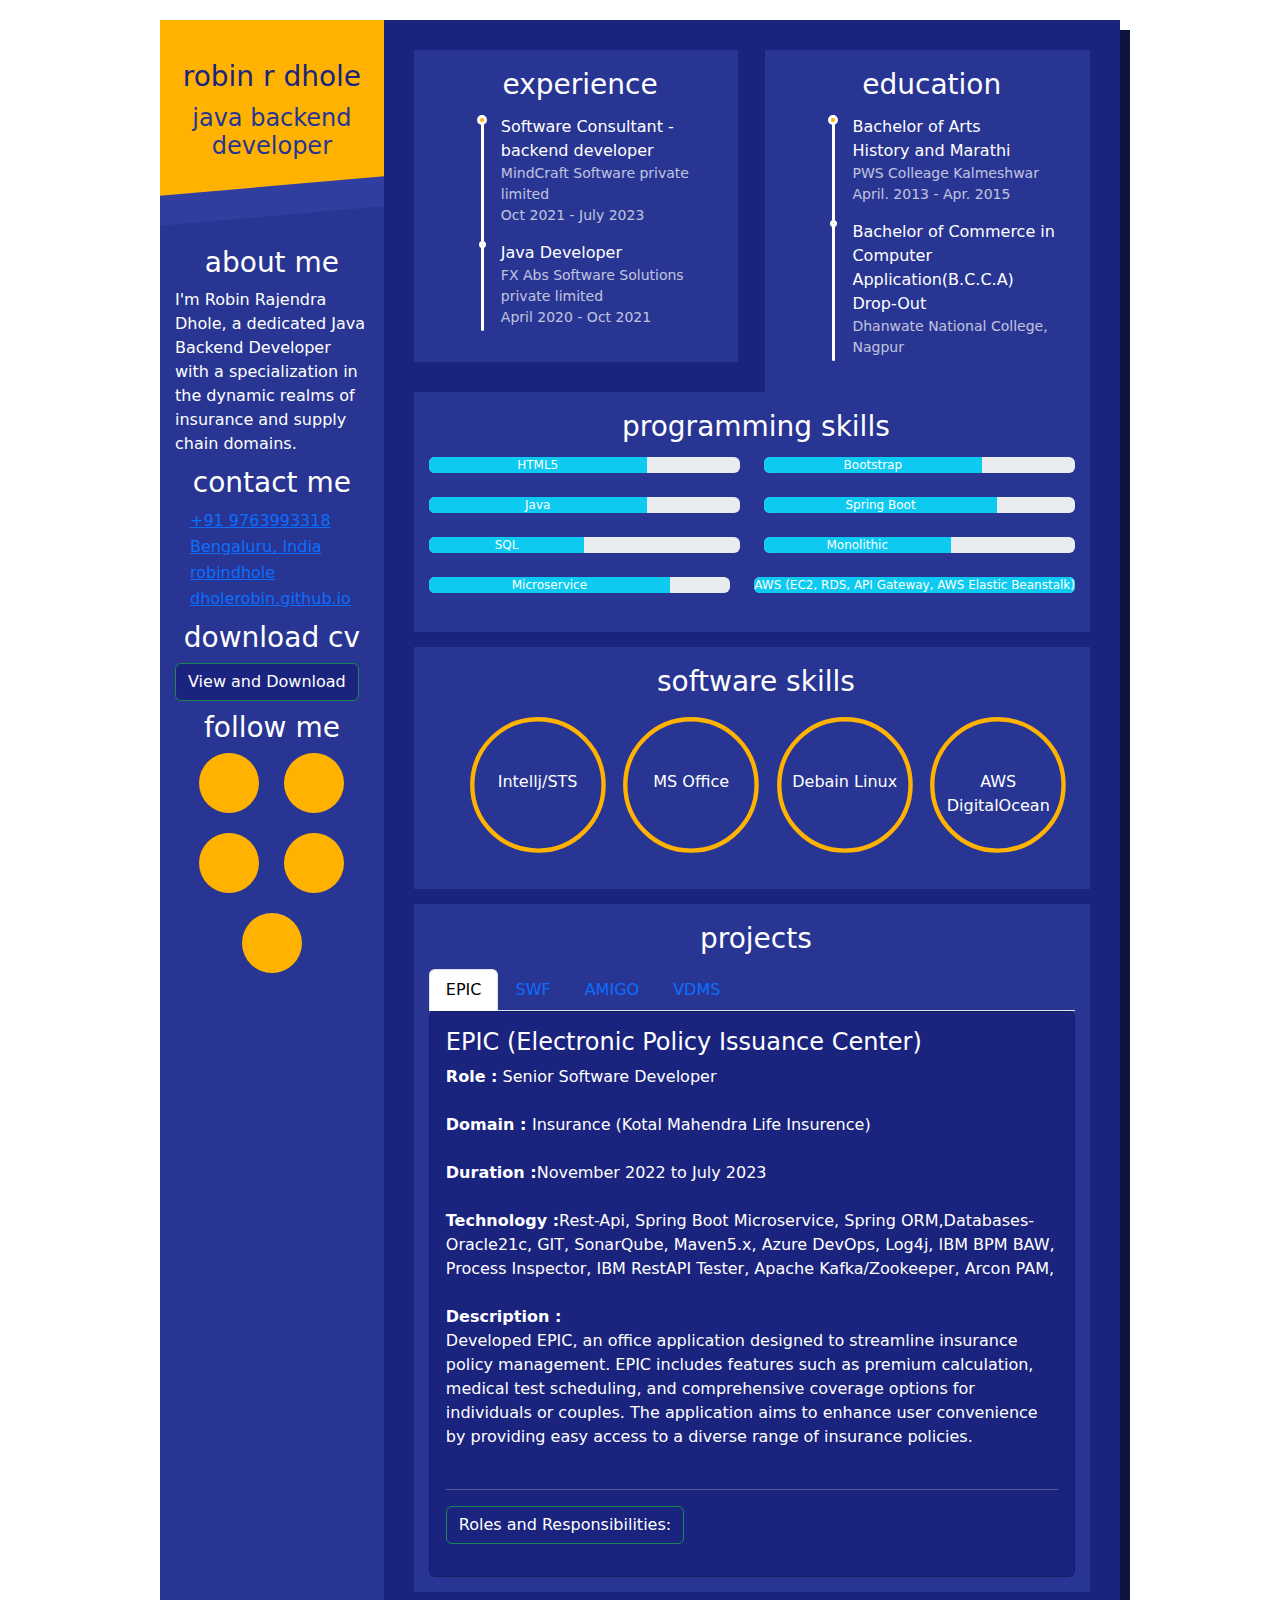
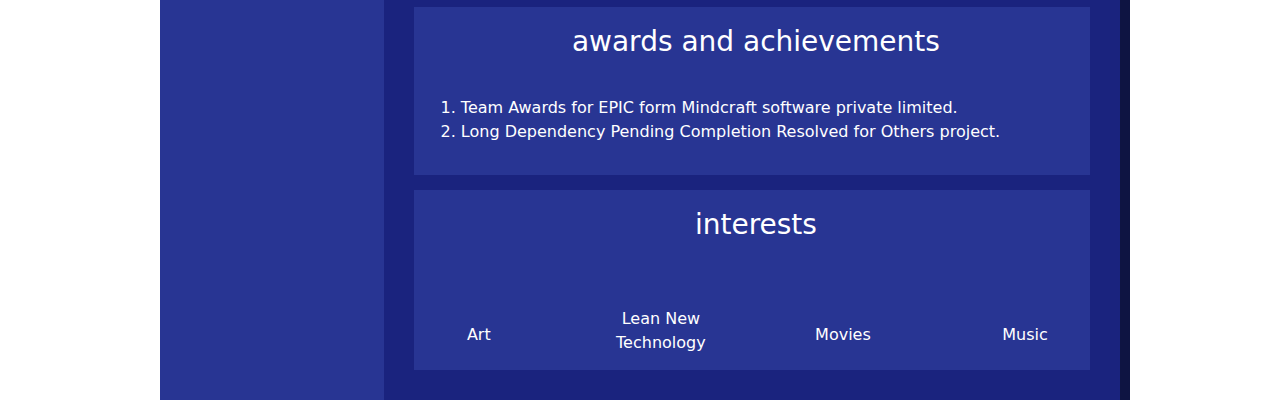
<file: index.html>
<!DOCTYPE html>
<html lang="en">
	<head>
      <meta charset="UTF-8">
      <meta name="viewport"
            content="width=device-width, user-scalable=no, initial-scale=1.0, maximum-scale=1.0, minimum-scale=1.0">
      <meta http-equiv="X-UA-Compatible" content="ie=edge">
		<link rel="stylesheet" href="style.css">
		<meta name="viewport" content="width=device-width, initial-scale=1">
      	<link rel="stylesheet" href="https://use.fontawesome.com/releases/v5.1.0/css/all.css" integrity="sha384-lKuwvrZot6UHsBSfcMvOkWwlCMgc0TaWr+30HWe3a4ltaBwTZhyTEggF5tJv8tbt" crossorigin="anonymous" />
      <link href="https://cdn.jsdelivr.net/npm/bootstrap@5.3.3/dist/css/bootstrap.min.css" rel="stylesheet" integrity="sha384-QWTKZyjpPEjISv5WaRU9OFeRpok6YctnYmDr5pNlyT2bRjXh0JMhjY6hW+ALEwIH" crossorigin="anonymous">
		<title> ROBIN R DHOLE | Java Developer </title>
	</head> 
	<body>
		<div class="resume">
  <div class="base">
    <div class="profile">
      <div class="photo">
        <!--<img src="" /> -->
        <i class="fas fa-rocket"></i>
      </div>
      <div class="info">
        <h1 class="name">Robin R Dhole</h1>
        <h2 class="job">Java Backend Developer</h2>
      </div>
    </div>
    <div class="about">
      <h3>About Me</h3>
		I'm Robin Rajendra Dhole, a dedicated Java Backend Developer with a specialization in the dynamic realms of insurance and supply chain domains.
    </div>
    <div class="contact">
      <h3>Contact Me</h3>
      <div class="call"><a href="tel:09763993318"><i class="fas fa-phone"></i><span>+91 9763993318</span></a></div>
      <div class="address"><a href="https://maps.app.goo.gl/j5LwGRftDuD9UtnUA"><i class="fas fa-map-marker"></i><span>Bengaluru, India</span></a></div>
      <div class="email"><a href="mailto:robindhole2990.rd@gmail.com"><i class="fas fa-envelope"></i><span>robindhole</span></a></div>
      <div class="website"><a href="http://dholerobin.github.io" target="_blank"> <i class="fas fa-home"></i><span>dholerobin.github.io</span></a></div>

    </div>
    <div class="contact">
      <h3>Download CV</h3>
      <a href="resume.html" class="btn btn-success" tabindex="-1" role="button" aria-disabled="true">View and Download</a>
    </div>
    <div class="follow">
      <h3>Follow Me</h3>
      <div class="box">
        <a href="https://www.facebook.com/profile.php?id=100088245807164" target="_blank"><i class="fab fa-facebook"></i></a>
        <a href="https://www.instagram.com/robindhole/" target="_blank"><i class="fab fa-instagram "></i></a>
     <!--  <a href="https://www.pinterest.com/astronaomical/" target="_blank"><i class="fab fa-pinterest"></i></a>-->
        <a href="https://in.linkedin.com/in/robin-dhole" target="_blank"><i class="fab fa-linkedin"></i></a>
         <a href="https://github.com/robindhole" target="_blank"><i class="fab fa-github"></i></a>
         <a href="https://github.com/dholerobin" target="_blank"><i class="fab fa-github"></i></a>
        <!--      <a href="https://www.behance.net/astronaomical" target="_blank"><i class="fab fa-behance"></i></a>-->
      </div>
    </div>
  </div>
  <div class="func">
    <div class="work">
      <h3><i class="fa fa-briefcase"></i>Experience</h3>
      <ul>
        <li><span>Software Consultant -<br>backend developer</span><small>MindCraft Software private limited</small><small>Oct 2021 - July 2023</small></li>
        <li><span>Java Developer</span><small>FX Abs Software Solutions private limited</small><small>April 2020 - Oct 2021</small></li>
      </ul>
    </div>
    <div class="edu">
      <h3><i class="fa fa-graduation-cap"></i>Education</h3>
      <ul>
        <li><span>Bachelor of Arts<br>History and Marathi</span><small>PWS Colleage Kalmeshwar</small><small>April. 2013 - Apr. 2015</small></li>
        <li><span>Bachelor of Commerce in Computer Application(B.C.C.A) <br>Drop-Out</span><small>Dhanwate National College, Nagpur</small><small></small></li>

      </ul>
    </div>
    <div class="skills-prog">
      <h3><i class="fas fa-code"></i>Programming Skills</h3>
      <div class="row align-items-start">
        <div class="col">
          <div class="progress">
            <div class="progress-bar bg-info" role="progressbar" style="width: 70%" aria-valuenow="50" aria-valuemin="0" aria-valuemax="100">HTML5</div>
          </div>
        </div>
        <div class="col">
          <div class="progress">
            <div class="progress-bar bg-info" role="progressbar" style="width: 70%" aria-valuenow="50" aria-valuemin="0" aria-valuemax="100">Bootstrap</div>
          </div>
        </div>
      </div>
      <br />
      <div class="row align-items-start">
        <div class="col">
          <div class="progress">
            <div class="progress-bar bg-info" role="progressbar" style="width: 70%" aria-valuenow="50" aria-valuemin="0" aria-valuemax="100">Java</div>
          </div>
        </div>
        <div class="col">
          <div class="progress">
            <div class="progress-bar bg-info" role="progressbar" style="width: 75%" aria-valuenow="50" aria-valuemin="0" aria-valuemax="100">Spring Boot</div>
          </div>
        </div>
      </div>
      <br />
      <div class="row align-items-start">
        <div class="col">
          <div class="progress">
            <div class="progress-bar bg-info" role="progressbar" style="width: 50%" aria-valuenow="50" aria-valuemin="0" aria-valuemax="100">SQL</div>
          </div>
        </div>
        <div class="col">
          <div class="progress">
            <div class="progress-bar bg-info" role="progressbar" style="width: 60%" aria-valuenow="50" aria-valuemin="0" aria-valuemax="100">Monolithic</div>
          </div>
        </div>
      </div>
      <br />
      <div class="row align-items-start">
        <div class="col">
          <div class="progress">
            <div class="progress-bar bg-info" role="progressbar" style="width: 80%" aria-valuenow="50" aria-valuemin="0" aria-valuemax="100">Microservice</div>
          </div>
        </div>
        <div class="col">
          <div class="progress">
            <div class="progress-bar bg-info" role="progressbar" style="width: 100%" aria-valuenow="50" aria-valuemin="0" aria-valuemax="100">AWS (EC2, RDS, API Gateway, AWS Elastic Beanstalk)</div>
          </div>
        </div>
      </div>
      <br />

    </div>
    <div class="skills-soft">
      <h3><i class="fas fa-bezier-curve"></i>Software Skills</h3>
      <ul>
        <li data-percent="90">
          <svg viewbox="0 0 100 100">
            <circle cx="50" cy="50" r="45"></circle>
            <circle class="cbar" cx="50" cy="50" r="45"></circle>
          </svg><span>Intellj/STS</span><small></small>
        </li>
        <li data-percent="75">
          <svg viewbox="0 0 100 100">
            <circle cx="50" cy="50" r="45"></circle>
            <circle class="cbar" cx="50" cy="50" r="45"></circle>
          </svg><span>MS Office</span><small></small>
        </li>
        <li data-percent="85">
          <svg viewbox="0 0 100 100">
            <circle cx="50" cy="50" r="45"></circle>
            <circle class="cbar" cx="50" cy="50" r="45"></circle>
          </svg><span>Debain Linux </span><small></small>
        </li>
        <li data-percent="65">
          <svg viewbox="0 0 100 100">
            <circle cx="50" cy="50" r="45"></circle>
            <circle class="cbar" cx="50" cy="50" r="45"></circle>
          </svg><span>AWS <br/>DigitalOcean</span><small></small>
        </li>
      </ul>
    </div>
    <div class="skills-soft">
      <h3><i class="fas fa-bezier-curve"></i>Projects </h3>
      <nav>
        <div class="nav nav-tabs" id="nav-tab" role="tablist">
          <button class="nav-link active" id="nav-epic-tab" data-bs-toggle="tab" data-bs-target="#nav-epic" type="button" role="tab" aria-controls="nav-epic" aria-selected="true">EPIC</button>
          <button class="nav-link" id="nav-swf-tab" data-bs-toggle="tab" data-bs-target="#nav-swf" type="button" role="tab" aria-controls="nav-swf" aria-selected="false">SWF</button>
          <button class="nav-link" id="nav-amigo-tab" data-bs-toggle="tab" data-bs-target="#nav-amigo" type="button" role="tab" aria-controls="nav-amigo" aria-selected="false">AMIGO</button>
          <button class="nav-link" id="nav-vdms-tab" data-bs-toggle="tab" data-bs-target="#nav-vdms" type="button" role="tab" aria-controls="nav-vdms" aria-selected="false">VDMS</button>
        </div>
      </nav>
      <div class="tab-content" id="nav-tabContent">
        <div class="tab-pane fade show active" id="nav-epic" role="tabpanel" aria-labelledby="nav-epic-tab">
          <div class="card card-body ">
          <h4>EPIC (Electronic Policy Issuance Center) </h4>
          <span><strong>Role :</strong> Senior Software Developer</span> <br />
          <span><strong>Domain : </strong>Insurance (Kotal Mahendra Life Insurence)</span> <br />
          <span> <strong>Duration :</strong>November 2022 to July 2023</span> <br />
          <span><strong>Technology :</strong>Rest-Api, Spring Boot Microservice, Spring ORM,Databases-Oracle21c, GIT, SonarQube, Maven5.x, Azure DevOps, Log4j, IBM BPM BAW, Process Inspector, IBM RestAPI Tester, Apache Kafka/Zookeeper, Arcon PAM,</span> <br />
          <span><strong>Description : </strong></span>
          <div class="justify-content-end">Developed EPIC, an office application designed to streamline insurance policy
            management. EPIC includes features such as premium calculation, medical test
            scheduling, and comprehensive coverage options for individuals or couples.
            The application aims to enhance user convenience by providing easy access to
            a diverse range of insurance policies.</div> <br />
          <hr />
          <p class="d-inline-flex gap-1">
            <a class="btn btn-success" data-bs-toggle="collapse" href="#collapseRoleEpic" role="button" aria-expanded="false" aria-controls="collapseExample">
              Roles and Responsibilities:
            </a>
          </p>

          <div class="collapse" id="collapseRoleEpic">
            <div class="card card-body text-bg-success">
              <h4>Roles and Responsibilities: </h4>
              <ol>
                <li>Involved in daily stand-up meetings use to provide proper updates to client.</li>
                <li>Implemented curd operations using micro services also implemented logic according to business requirements.</li>
                <li>Participated in client discussion calls to follow better approach for service design.</li>
                <li>Use to test and deploy the services on Azure DevOps Pipeline for specific environment.</li>
                <li>Wrote Integration and Junit test cases to improve code quality and coverage.</li>
                <li>Work on Sql quires to fetch data from client transactional database.</li>
                <li>Resolved the tickets which we have assigned by manager in UAT environment.</li>
              </ol>
            </div>
          </div>
        </div>
        </div>
             <div class="tab-pane fade" id="nav-swf" role="tabpanel" aria-labelledby="nav-swf-tab">
          <div class="card card-body ">
            <h4>SWF (Simple Web Form) </h4>
            <span><strong>Role :</strong> Senior Software Developer</span> <br />
            <span><strong>Domain : </strong>Insurance (Kotal Mahendra Life Insurence)</span> <br />
            <span> <strong>Duration :</strong>August 2022 to November 2022</span> <br />
            <span><strong>Technology :</strong>Springboot Microservices, Databases- Oracle 21c, Spring data JPA, Azure DevOps pipeline CI/CD, Deployments - Docker , Swagger-UI, Oracle SQL Developer, Oracle-Sql, Maven , log4j, SonarQube, Sonarlint, Junit5.x etc.</span> <br />
            <span><strong>Description : </strong></span>
            <div class="justify-content-end">Our web form streamlines insurance policy tasks. Users request claims,
              financial documents, service updates, and personal detail changes. Queries
              are sent to the EPIC System for validation. Once verified, EPIC updates the
              policy.</div> <br />
            <p class="d-inline-flex gap-1">
              <a class="btn btn-success" data-bs-toggle="collapse" href="#collapseSWFRoleDetails" role="button" aria-expanded="false" aria-controls="collapseExample">
                Roles and Responsibilities:
              </a>
            </p>
            <div class="collapse" id="collapseSWFRoleDetails">
              <div class="card card-body text-bg-success">
                <h4>Roles and Responsibilities: </h4>
                <ol>
                  <li>Involved in analysis of feasibility and possibilities of those requirement of BAU’S.</li>
                  <li>Involved in writing complex looping logics with team collections of java fetching desired basedon
                    input request JSON’S.</li>
                  <li>Wrote unit testing as well integration testing using Junit for the source code.</li>
                  <li>Participated in daily scrum meeting for updates and ETA.</li>
                  <li>Participated in client retrospective calls to correct the functionality of system.</li>
                  <li>Work on Oracle quires to fetch data from client transactional database.</li>
                </ol>
              </div>
            </div>
          </div>
        </div>
        <div class="tab-pane fade" id="nav-amigo" role="tabpanel" aria-labelledby="nav-amigo-tab">
          <div class="card card-body ">
            <h4>Amigo</h4>
            <span><strong>Role :</strong> Senior Software Developer</span> <br />
            <span><strong>Domain : </strong>Insurance (Kotal Mahendra Life Insurence)</span> <br />
            <span> <strong>Duration :</strong>November 2021 to August 2022</span> <br />
            <span><strong>Technology :</strong>Rest-Api , Linux, Spring Framework, Hibernate, Springboot, MQ, Databases-Oracle21c, GIT , SonarQube, Microsoft TFS, Maven5.x , Jenkins, Log4j etc.</span> <br />
            <span><strong>Description : </strong></span>
            <div class="justify-content-end">Amigo is a user-friendly application for managing insurance policies. It allows users to purchase policies, add nominees, pay premiums, check policy status, download documents, and maintain premium records efficiently.</div> <br />
            <p class="d-inline-flex gap-1">
              <a class="btn btn-success" data-bs-toggle="collapse" href="#collapseAmigoRoleDetails" role="button" aria-expanded="false" aria-controls="collapseExample">
                Roles and Responsibilities:
              </a>
            </p>
            <div class="collapse" id="collapseAmigoRoleDetails">
              <div class="card card-body text-bg-success">
                <h4>Roles and Responsibilities: </h4>
                <ol>
                  <li>Involved in analysis of feasibility and possibilities of those requirement of BAU’S.</li>
                  <li>Implemented server side validation as part of system.</li>
                  <li>Participated in daily scrum meeting for updates and ETA.</li>
                  <li>Created release document that use to go live on every weekend.</li>
                  <li>Work on SQL quires to fetch data from client transactional database.</li>
                </ol>
              </div>
            </div>
          </div>
          </div>
          <div class="tab-pane fade" id="nav-vdms" role="tabpanel" aria-labelledby="nav-vdms-tab">
            <div class="card card-body ">
              <h4>VDMS (Vender Data Management System) </h4>
              <span><strong>Role :</strong>Software Developer</span> <br />
              <span><strong>Domain : </strong>Supply Chain</span> <br />
              <span> <strong>Duration :</strong>April 2020 to Oct 2021</span> <br />
              <span><strong>Technology :</strong>Java, JSP, Spring Mvc ,Hibernate, JPA, Oracle etc.</span> <br />
              <span><strong>Description : </strong></span>
              <div class="justify-content-end">Developed VDMS, a central server application responsible for handling parts and transaction information from
                a warehouse. Established communication between VDMS and an E-Commerce Application using secure web services,
                serving as a medium for exchanging data. Implemented a supportive administration system within VDMS, facilitating the generation of transaction
                reports and graphs. Utilized report manager services to handle the generation and management of transaction reports and graphs,
                enhancing the administrative capabilities of the system.</div> <br />
              <p class="d-inline-flex gap-1">
                <a class="btn btn-success" data-bs-toggle="collapse" href="#collapseVDMSRoleDetails" role="button" aria-expanded="false" aria-controls="collapseExample">
                  Roles and Responsibilities:
                </a>
              </p>
              <div class="collapse" id="collapseVDMSRoleDetails">
                <div class="card card-body text-bg-success">
                  <h4>Roles and Responsibilities: </h4>
                  <ol>
                    <li>Design, implement and maintain java application phases.</li>
                    <li>Interact with Business to understand to understand requirements.</li>
                    <li>Worked for requirements software functional activities.</li>
                    <li>Conduct software analysis, programming testing and debugging.</li>
                    <li>Involved in designing view pages using spring.</li>
                    <li>Involved in coding DAO classes and mapping.</li>
                    <li>Participated daily in Scrum meets to discuss on Sprint.</li>
                  </ol>
                </div>
              </div>
            </div>
          </div>
          </div>
    </div>
    <div class="skills-soft">
      <h3><i class="fas fa-star"></i>Awards and Achievements</h3>

        <br />
        <ol>
          <li> Team Awards for EPIC form Mindcraft software private limited.</li>
          <li> Long Dependency Pending Completion Resolved for Others project.</li>
        </ol>

    </div>
    <div class="interests">
      <h3><i class="fas fa-star"></i>Interests</h3>
      <div class="interests-items">
        <div class="art"><i class="fas fa-palette"></i><span>Art</span></div>
        <div class="art"><i class="fas fa-book"></i><span>Lean New Technology</span></div>
        <div class="movies"><i class="fas fa-film"></i><span>Movies</span></div>
        <div class="music"><i class="fas fa-headphones"></i><span>Music</span></div>
      </div>
    </div>
  </div>
</div>
		<script src="script.js"></script> 
        <script src="https://cdnjs.cloudflare.com/ajax/libs/jquery/2.2.4/jquery.min.js" ></script>
        <script src="https://cdn.jsdelivr.net/npm/bootstrap@5.3.3/dist/js/bootstrap.bundle.min.js" integrity="sha384-YvpcrYf0tY3lHB60NNkmXc5s9fDVZLESaAA55NDzOxhy9GkcIdslK1eN7N6jIeHz" crossorigin="anonymous"></script>

</body>
</html>
</file>
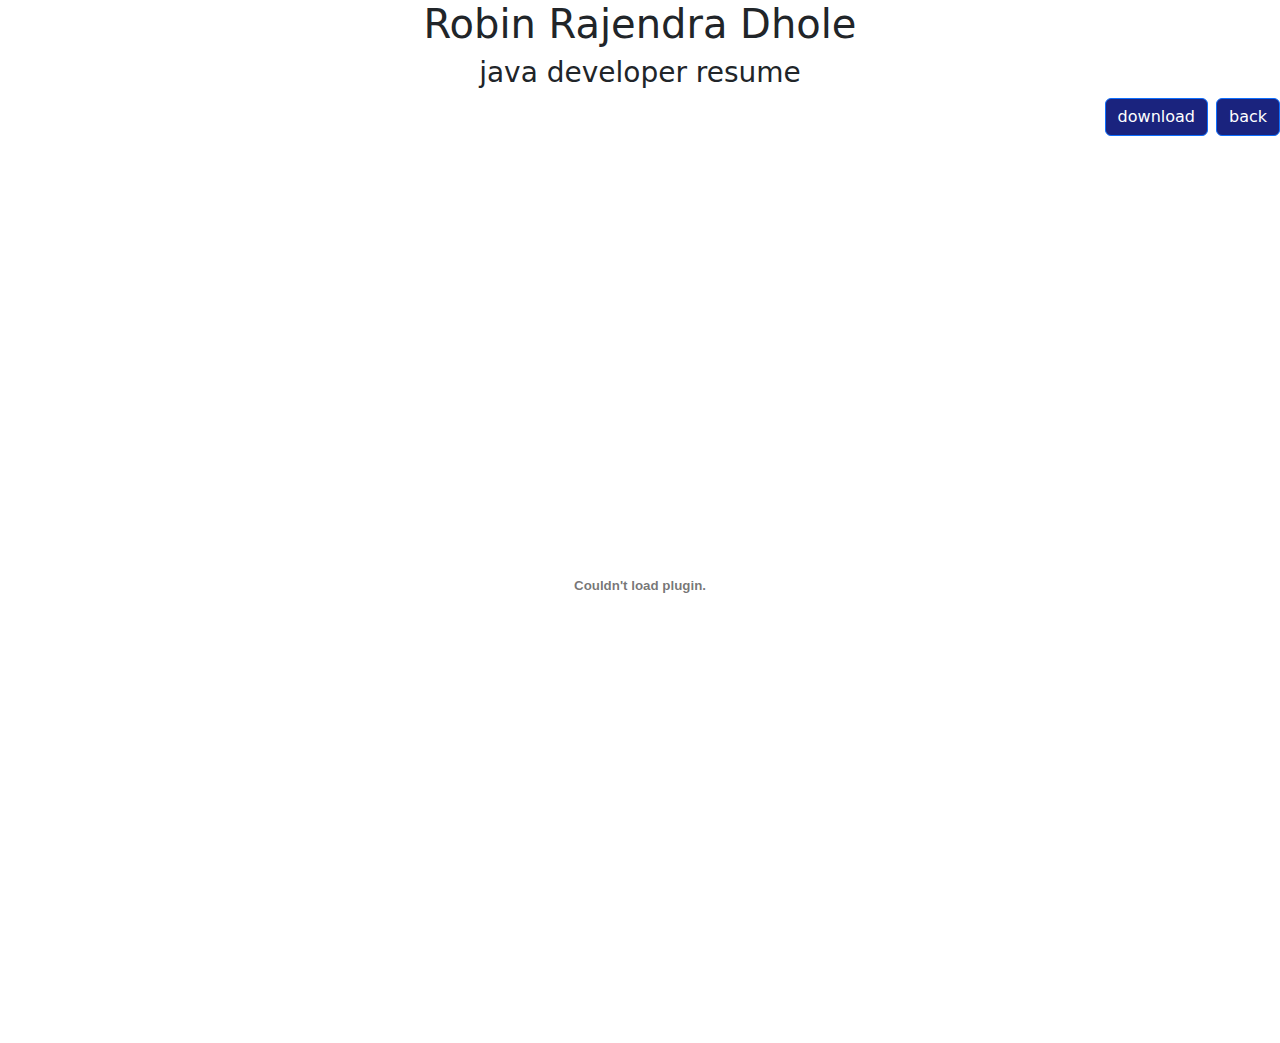
<file: resume.html>
<!DOCTYPE html>
<html lang="en">
<head>
    <meta charset="UTF-8">
    <meta name="viewport"
          content="width=device-width, user-scalable=no, initial-scale=1.0, maximum-scale=1.0, minimum-scale=1.0">
    <meta http-equiv="X-UA-Compatible" content="ie=edge">
    <link rel="stylesheet" href="style.css">
    <meta name="viewport" content="width=device-width, initial-scale=1">
    <link rel="stylesheet" href="https://use.fontawesome.com/releases/v5.1.0/css/all.css" integrity="sha384-lKuwvrZot6UHsBSfcMvOkWwlCMgc0TaWr+30HWe3a4ltaBwTZhyTEggF5tJv8tbt" crossorigin="anonymous" />
    <link href="https://cdn.jsdelivr.net/npm/bootstrap@5.3.3/dist/css/bootstrap.min.css" rel="stylesheet" integrity="sha384-QWTKZyjpPEjISv5WaRU9OFeRpok6YctnYmDr5pNlyT2bRjXh0JMhjY6hW+ALEwIH" crossorigin="anonymous">

    <title>Resume| Java Developer </title>
</head>
<body>
<h1>Robin Rajendra Dhole</h1>
<h3>Java Developer Resume</h3>
<div class="d-grid gap-2 d-md-flex justify-content-md-end">
    <a href="robin_dhole_resume.pdf"  class="btn btn-primary " type="button"><i class="fas fa-download"></i> download</a>
    <a href="index.html" class="btn btn-primary" type="button"><i class="fas fa-chevron-left"></i> back</a>
</div>
<object class="pdf"
        data="robin_dhole_resume.pdf"
        width="100%"
        height="700">
</object>
<script src="https://cdnjs.cloudflare.com/ajax/libs/jquery/2.2.4/jquery.min.js" ></script>
<script src="https://cdn.jsdelivr.net/npm/bootstrap@5.3.3/dist/js/bootstrap.bundle.min.js" integrity="sha384-YvpcrYf0tY3lHB60NNkmXc5s9fDVZLESaAA55NDzOxhy9GkcIdslK1eN7N6jIeHz" crossorigin="anonymous"></script>

</body>
</html>
</file>
<file: style.css>
@import url("https://fonts.googleapis.com/css?family=Montserrat");
* {
  outline: none;
}

*,
*:before,
*:after {
  box-sizing: inherit;
}

html,
body {
  box-sizing: border-box;
  margin: 0;
  padding: 0;
  transition: 0.5s;
  background: #ffffff;
  cursor: default;
  font-family: "Montserrat", sans-serif;
  font-size: 16px;
}

a {
  text-decoration: none;
  color: #ffffff;
  display: block;
  transition-duration: 0.3s;
}

ul {
  list-style-type: none;
  padding: 0;
}

h3 {
  color: #ffb300;
  margin: 10px 0;
  text-transform: lowercase;
  font-size: 1.25em;
}

.resume {
  width: 960px;
  background: #1a237e;
  color: #ffffff;
  margin: 20px auto;
  box-shadow: 10px 10px #0e1442;
  position: relative;
  display: flex;
}

.resume .base,
.resume .func {
  box-sizing: border-box;
  float: left;
}

.resume .base > div,
.resume .func > div {
  padding-bottom: 10px;
}

.resume .base > div:last-of-type,
.resume .func > div:last-of-type {
  padding-bottom: 0;
}

.resume .base {
  width: 30%;
  padding: 30px 15px;
  background: #283593;
  color: #ffffff;
}
.card-body {
  padding: 30px 15px;
  background: #1a237e !important;
  color: #ffffff !important;
}
.btn {
    background: #1a237e !important;
}
.resume .base .profile {
  background: #ffb300;
  padding: 30px 15px 40px 15px;
  margin: -30px -15px 45px -15px;
  position: relative;
  z-index: 2;
}

.resume .base .profile::after {
  content: "";
  position: absolute;
  background: #303f9f;
  width: 100%;
  height: 30px;
  bottom: -15px;
  left: 0;
  transform: skewY(-5deg);
  z-index: -1;
}

.resume .base .profile .photo img {
  width: 100%;
  border-radius: 50%;
}

.resume .base .profile .photo {
  display: flex;
  justify-content: center;
  align-items: center;
}

.resume .base .profile .fa-rocket {
  font-size: 100px;
  text-align: center;
  margin: auto;
  color: #283593;
}

.resume .base .profile .info {
  text-align: center;
  color: #ffffff;
}

.resume .base .profile .info .name {
  margin-top: 10px;
  margin-bottom: 0;
  font-size: 1.75em;
  text-transform: lowercase;
  color: #1a237e;
}

.resume .base .profile .info .job {
  margin-top: 10px;
  margin-bottom: 0;
  font-size: 1.5em;
  text-transform: lowercase;
  color: #283593;
}

.resume .base .contact div {
  line-height: 24px;
}

.resume .base .contact div a:hover {
  color: #fdd835;
}

.resume .base .contact div a:hover span::after {
  width: 100%;
}

.resume .base .contact div:hover i {
  color: #fdd835;
}

.resume .base .contact div i {
  color: #ffb300;
  width: 20px;
  height: 20px;
  font-size: 20px;
  text-align: center;
  margin-right: 15px;
  transition-duration: 0.3s;
}

.resume .base .contact div span {
  position: relative;
}

.resume .base .contact div span::after {
  content: "";
  position: absolute;
  background: #fdd835;
  height: 1px;
  width: 0;
  bottom: 0;
  left: 0;
  transition-duration: 0.3s;
}

.resume .base .follow .box {
  text-align: center;
  vertical-align: middle;
}

.resume .base .follow .box a {
  display: inline-block;
  vertical-align: text-bottom;
}

.resume .base .follow .box a:hover i {
  background: #fdd835;
  border-radius: 5px;
  transform: rotate(45deg) scale(0.8);
}

.resume .base .follow .box a:hover i::before {
  transform: rotate(-45deg) scale(1.5);
}

.resume .base .follow .box i {
  display: inline-block;
  font-size: 30px;
  background: #ffb300;
  width: 60px;
  height: 60px;
  border-radius: 50%;
  line-height: 60px;
  color: #283593;
  margin: 0 10px 10px 10px;
  transition-duration: 0.3s;
}

.resume .base .follow .box i::before {
  transition-duration: 0.3s;
}

.resume .base .follow .box i.fa::before {
  display: block;
}

.resume .func {
  width: 100%;
  padding: 30px;
}

.resume .func:hover > div {
  transition-duration: 0.5s;
}

.resume .func:hover > div:hover h3 i {
  transform: scale(1.25);
}

.resume .func:hover > div:not(:hover) {
  opacity: 0.5;
}

.resume .func h3 {
  transition-duration: 0.3s;
  margin-top: 0;
}

.resume .func h3 i {
  color: #283593;
  background: #ffb300;
  width: 42px;
  height: 42px;
  font-size: 20px;
  line-height: 42px;
  border-radius: 50%;
  text-align: center;
  vertical-align: middle;
  margin-right: 8px;
  transition-duration: 0.3s;
}

.resume .func .work,
.resume .func .edu {
  float: left;
}

.resume .func .work small,
.resume .func .edu small {
  display: block;
  opacity: 0.7;
}

.resume .func .work ul li,
.resume .func .edu ul li {
  position: relative;
  margin-left: 15px;
  padding-left: 25px;
  padding-bottom: 15px;
}

.resume .func .work ul li:hover::before,
.resume .func .edu ul li:hover::before {
  -webkit-animation: circle 1.2s infinite;
          animation: circle 1.2s infinite;
}

.resume .func .work ul li:hover span,
.resume .func .edu ul li:hover span {
  color: #fdd835;
}

@-webkit-keyframes circle {
  from {
    box-shadow: 0 0 0 0px #fdd835;
  }
  to {
    box-shadow: 0 0 0 6px rgba(255, 255, 255, 0);
  }
}

@keyframes circle {
  from {
    box-shadow: 0 0 0 0px #fdd835;
  }
  to {
    box-shadow: 0 0 0 6px rgba(255, 255, 255, 0);
  }
}
.resume .func .work ul li:first-of-type::before,
.resume .func .edu ul li:first-of-type::before {
  width: 10px;
  height: 10px;
  left: 1px;
}

.resume .func .work ul li:last-of-type,
.resume .func .edu ul li:last-of-type {
  padding-bottom: 3px;
}

.resume .func .work ul li:last-of-type::after,
.resume .func .edu ul li:last-of-type::after {
  border-radius: 1.5px;
}

.resume .func .work ul li::before,
.resume .func .work ul li::after,
.resume .func .edu ul li::before,
.resume .func .edu ul li::after {
  content: "";
  display: block;
  position: absolute;
}

.resume .func .work ul li::before,
.resume .func .edu ul li::before {
  width: 7px;
  height: 7px;
  border: 3px solid #ffffff;
  background: #ffb300;
  border-radius: 50%;
  left: 3px;
  z-index: 1;
}

.resume .func .work ul li::after,
.resume .func .edu ul li::after {
  width: 3px;
  height: 100%;
  background: #ffffff;
  left: 5px;
  top: 0;
}

.resume .func .work ul li span,
.resume .func .edu ul li span {
  transition-duration: 0.3s;
}

.resume .func .work {
  width: 48%;
  background: #283593;
  padding: 15px;
  margin: 0 4% 15px 0;
}

.resume .func .edu {
  width: 48%;
  background: #283593;
  padding: 15px;
}

.resume .func .skills-prog {
  clear: both;
  background: #283593;
  padding: 15px;
}

.resume .func .skills-prog ul {
  margin-left: 15px;
}

.resume .func .skills-prog ul li {
  margin-bottom: 8px;
  display: flex;
  align-items: center;
  transition-duration: 0.3s;
}

.resume .func .skills-prog ul li:hover {
  color: #fdd835;
}

.resume .func .skills-prog ul li:hover .skills-bar .bar {
  background: #fdd835;
  box-shadow: 0 0 0 1px #fdd835;
}

.resume .func .skills-prog ul li span {
  display: block;
  width: 120px;
}

.resume .func .skills-prog ul li .skills-bar {
  background: #ffffff;
  height: 2px;
  width: calc(100% - 120px);
  position: relative;
  border-radius: 2px;
}

.resume .func .skills-prog ul li .skills-bar .bar {
  position: absolute;
  top: -1px;
  height: 4px;
  background: #ffb300;
  box-shadow: 0 0 0 #ffb300;
  border-radius: 5px;
}

.resume .func .skills-soft {
  clear: both;
  background: #283593;
  padding: 15px;
  margin: 15px 0 0;
}

.resume .func .skills-soft ul {
  display: flex;
  justify-content: space-between;
  text-align: center;
}

.resume .func .skills-soft ul li {
  position: relative;
}

.resume .func .skills-soft ul li:hover svg .cbar {
  stroke: #fdd835;
  stroke-width: 4px;
}

.resume .func .skills-soft ul li:hover span,
.resume .func .skills-soft ul li:hover small {
  transform: scale(1.2);
}

.resume .func .skills-soft ul li svg {
  width: 95%;
  fill: transparent;
  transform: rotate(-90deg);
}

.resume .func .skills-soft ul li svg circle {
  stroke-width: 1px;
  stroke: #ffffff;
}

.resume .func .skills-soft ul li svg .cbar {
  stroke-width: 3px;
  stroke: #ffb300;
  stroke-linecap: round;
}

.resume .func .skills-soft ul li span,
.resume .func .skills-soft ul li small {
  position: absolute;
  display: block;
  width: 100%;
  top: 52%;
  transition-duration: 0.3s;
}

.resume .func .skills-soft ul li span {
  top: 40%;
}

.resume .func .interests {
  background: #283593;
  margin: 15px 0 0;
  padding: 15px;
}

.resume .func .interests-items {
  box-sizing: border-box;
  padding: 0 0 15px;
  width: 100%;
  text-align: center;
  display: flex;
  justify-content: space-between;
}

.resume .func .interests-items div {
  display: flex;
  flex-direction: column;
  justify-content: center;
  align-items: center;
  width: 100px;
  height: 100px;
  border-radius: 50%;
}

.resume .func .interests-items div:hover i {
  transform: scale(1.2);
}

.resume .func .interests-items div:hover span {
  color: #fdd835;
  transition-duration: 0.3s;
}

.resume .func .interests-items div i {
  font-size: 45px;
  width: 60px;
  height: 60px;
  line-height: 60px;
  color: #ffb300;
  transition-duration: 0.3s;
}

.resume .func .interests-items div span {
  display: block;
}

.pdf {
  width: 100%;
  aspect-ratio: 4 / 3;
}

.pdf,
html,
body {
  height: 100%;
  margin: 0;
  padding: 0;
}

h1,
h3 {
  text-align: center;
}

h1 {
  color: green;
}
</file>
